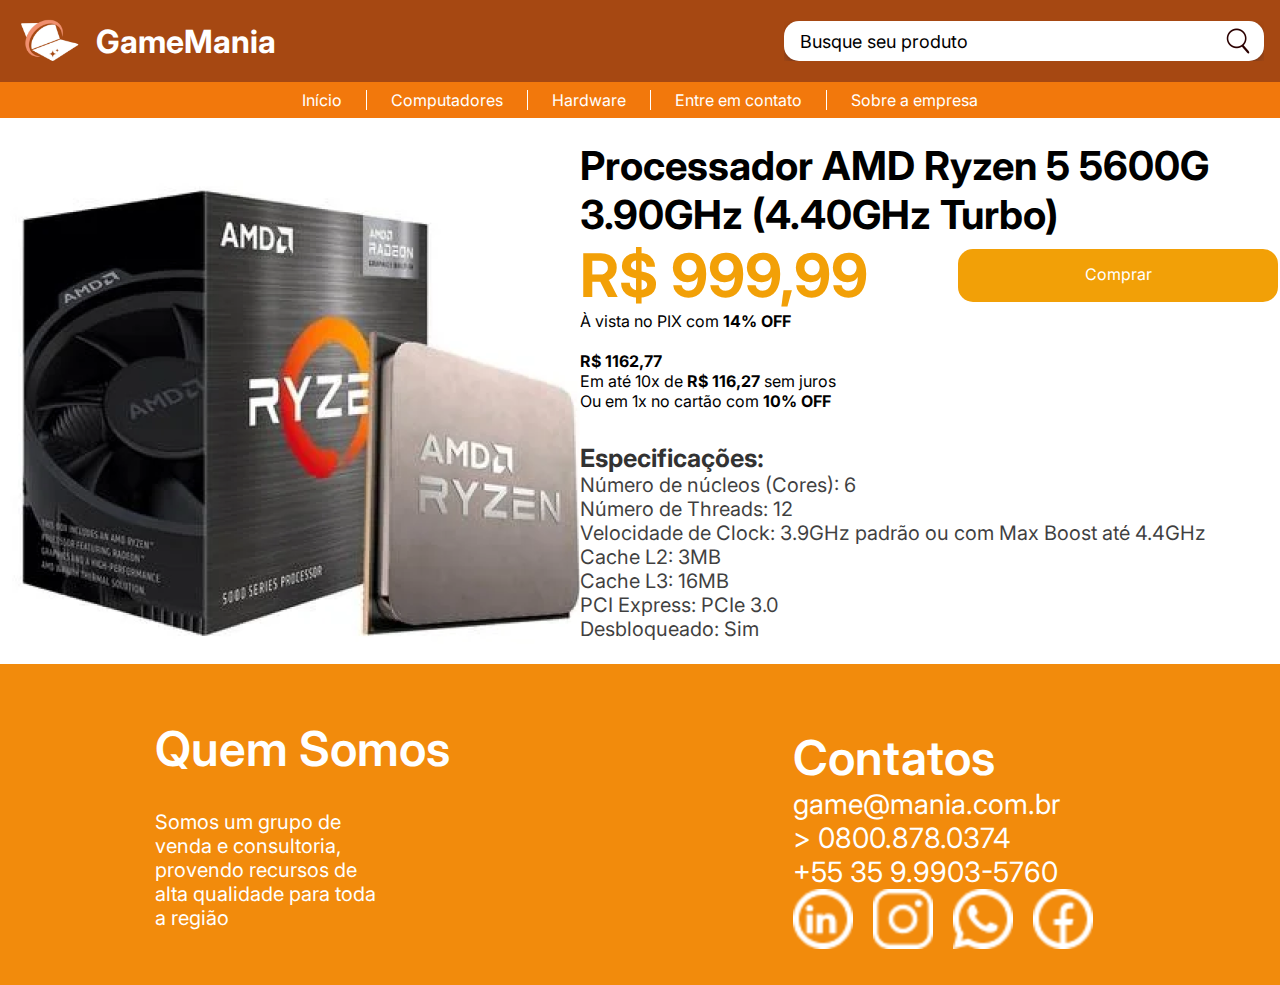
<file: pagProduto1.html>
<!DOCTYPE html>
<html lang="pt-br">

<head>
    <meta charset="UTF-8">
    <meta name="viewport" content="width=device-width, initial-scale=1.0">
    <title>Processador AMD Ryzen 5 5600G 3.90GHz (4.40GHz Turbo)</title>
    <link rel="stylesheet" href="./assets/css/produto.css">
</head>

<body>
    <main>
        <header>
            <div class="header">
                <!-- LOGO -->
                <div class="div-logo">
                    <a href="./index.html"><img src="./assets/img/logo.png" alt="" class="logo">
                        <h1>GameMania</h1>
                    </a>

                </div>

                <!-- BOOTSTRAP SEARCH -->
                <div class="search-bar">
                    <input type="search" placeholder="Busque seu produto" class="input">
                    <img src="./assets/img/searchIcon.png" alt="" class="search">
                </div>

                <div class="nav2">
                    <ul class="burg">
                        <li onclick="showSidebar()"><a href="#"><svg class="icon" xmlns="http://www.w3.org/2000/svg"
                                    height="24px" viewBox="0 -960 960 960" width="24px" fill="#fff">
                                    <path d="M120-240v-80h720v80H120Zm0-200v-80h720v80H120Zm0-200v-80h720v80H120Z" />
                                </svg></a></li>
                    </ul>
                </div>


                <ul class="sidebar">
                    <li onclick="hideSidebar()"><a href="#"><svg class="icon-x" xmlns="http://www.w3.org/2000/svg"
                                height="24px" viewBox="0 -960 960 960" width="24px" fill="#5f6368">
                                <path
                                    d="m256-200-56-56 224-224-224-224 56-56 224 224 224-224 56 56-224 224 224 224-56 56-224-224-224 224Z" />
                            </svg></a></li>
                    <li class="burg-text"><a class="hideDesktop"></a></li>
                    <li class="burg-text"><a href="./index.html">Início</a></li>
                    <li class="burg-text"><a href="#">Computadores</a></li>
                    <li class="burg-text"><a href="#">Hardware</a></li>
                    <li class="burg-text"><a href="#">Entre em contato</a></li>
                    <li class="burg-text"><a href="#">Sobre a empresa</a></li>
                </ul>
            </div>
            <div class="nav">
                <nav>
                    <ul>
                        <li><a href="./index.html">Início</a></li>
                        <li>Computadores</li>
                        <li>Hardware</li>
                        <li>Entre em contato</li>
                        <li id="last">Sobre a empresa</li>
                        <!-- Ficamos com um pouco de preguiça de fazer as outras páginas -->
                    </ul>
                </nav>
            </div>
        </header>

        <div class="hero">
            <div class="hero-img">
                <img src="./assets/img/processador.png" alt="">
            </div>

            <div class="hero-desc">
                <div class="sup">
                    <h2 class="nome-item">Processador AMD Ryzen 5 5600G 3.90GHz (4.40GHz Turbo)</h2>
                    <div class="pagamento">
                        <div class="preco+parcela">
                            <h3 class="preco">R$ 999,99</h3>
                            <p class="parcela">À vista no PIX com <b>14% OFF</b><br><br>

                                <b>R$ 1162,77</b><br>
                                Em até 10x de <b>R$ 116,27</b> sem juros<br>
                                Ou em 1x no cartão com <b>10% OFF</b></p>
                        </div>
                        <a href="#" class="comprar">Comprar</a>
                    </div>
                </div>
                <div class="sub">
                    <h4>Especificações:</h4>
                    <p class="especificacoes">
                        Número de núcleos (Cores): 6<br>
                        Número de Threads: 12<br>
                        Velocidade de Clock: 3.9GHz padrão ou com Max Boost até 4.4GHz<br>
                        Cache L2: 3MB<br>
                        Cache L3: 16MB<br>
                        PCI Express: PCIe 3.0<br>
                        Desbloqueado: Sim
                    </p>
                </div>
            </div>
        </div>
    </main>
    <footer>
        <div class="who">
            <h1 class="whotitle">
                Quem Somos
            </h1>
            <p class="whotxt">
                Somos um grupo de venda e consultoria, provendo recursos de alta qualidade para toda a região
            </p>
        </div>
        <div class="contato">
            <h1 class="contatotitle">
                Contatos
            </h1>
            <a href="#" class="contatotxt">game@mania.com.br</a>
            <a href="#" class="contatotxt">> 0800.878.0374</a>
            <a href="#" class="contatotxt">+55 35 9.9903-5760</a>
            <div class="socialmedia">
                <a href=""><img src="./assets/img/Group.png" alt=""></a>
                <a href=""><img src="./assets/img/Vector (1).png" alt=""></a>
                <a href=""> <img src="./assets/img/Vector (2).png" alt=""></a>
                <a href=""><img src="./assets/img/Vector.png" alt=""></a>

            </div>
        </div>
    </footer>
</body>
<script>
    function showSidebar() {
        const sidebar = document.querySelector(".sidebar")
        sidebar.style.display = "flex";
    }

    function hideSidebar() {
        const sidebar = document.querySelector(".sidebar")
        sidebar.style.display = "none";
    }
</script>
</html>
</file>
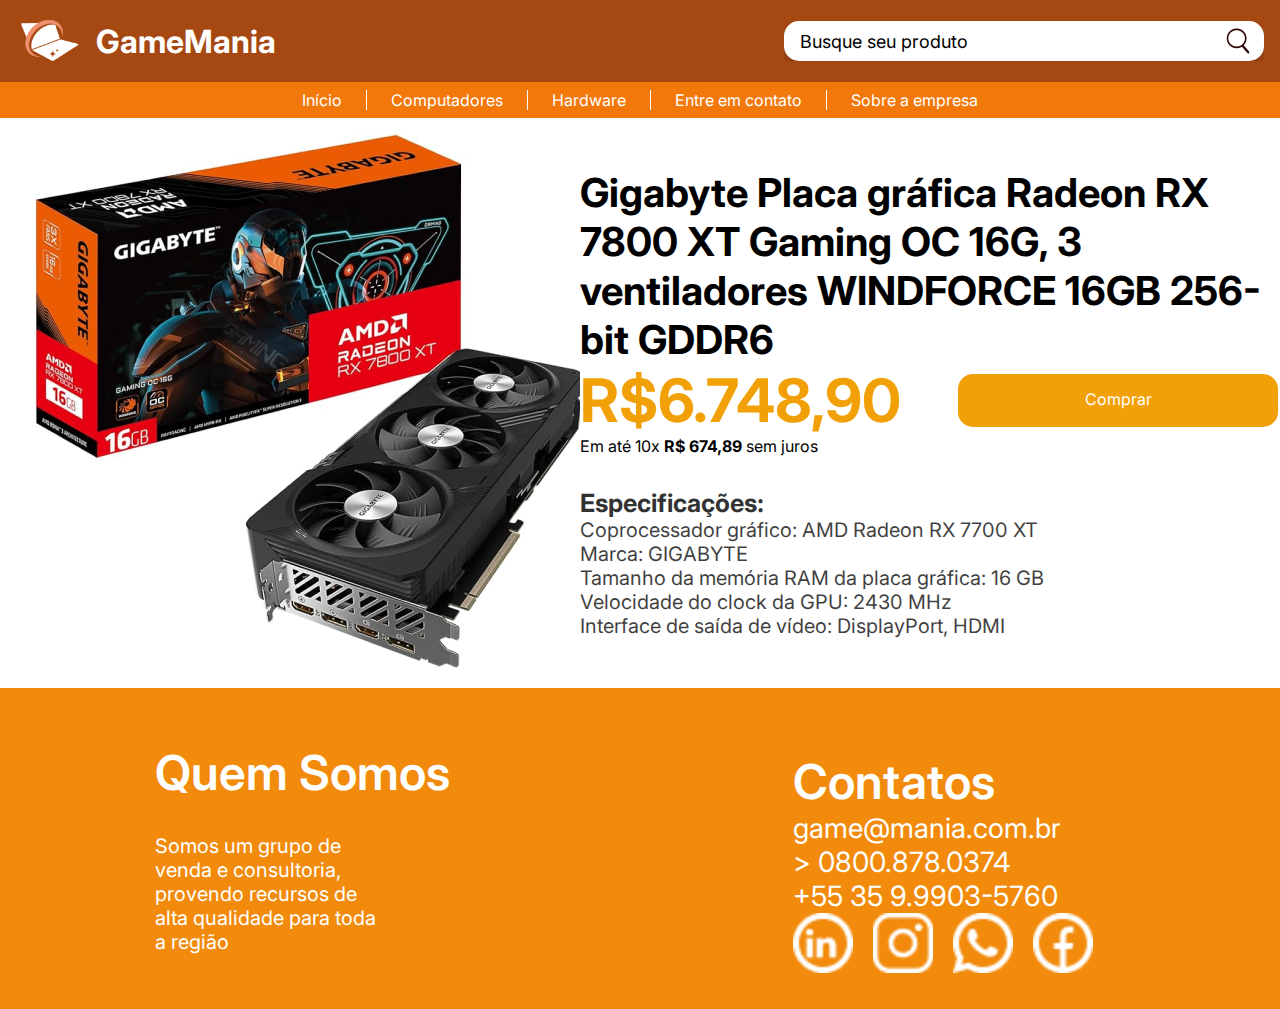
<file: pagProduto2.html>
<!DOCTYPE html>
<html lang="pt-br">

<head>
    <meta charset="UTF-8">
    <meta name="viewport" content="width=device-width, initial-scale=1.0">
    <title>Gigabyte Placa gráfica Radeon RX 7800 XT Gaming OC 16G, 3 ventiladores
        WINDFORCE 16GB 256-bit GDDR6</title>
    <link rel="stylesheet" href="./assets/css/produto.css">
</head>

<body>
    <main>
        <header>
            <div class="header">
                <!-- LOGO -->
                <div class="div-logo">
                    <a href="./index.html"><img src="./assets/img/logo.png" alt="" class="logo">
                        <h1>GameMania</h1>
                    </a>

                </div>

                <!-- BOOTSTRAP SEARCH -->
                <div class="search-bar">
                    <input type="search" placeholder="Busque seu produto" class="input">
                    <img src="./assets/img/searchIcon.png" alt="" class="search">
                </div>

                <div class="nav2">
                    <ul class="burg">
                        <li onclick="showSidebar()"><a href="#"><svg class="icon" xmlns="http://www.w3.org/2000/svg"
                                    height="24px" viewBox="0 -960 960 960" width="24px" fill="#fff">
                                    <path d="M120-240v-80h720v80H120Zm0-200v-80h720v80H120Zm0-200v-80h720v80H120Z" />
                                </svg></a></li>
                    </ul>
                </div>


                <ul class="sidebar">
                    <li onclick="hideSidebar()"><a href="#"><svg class="icon-x" xmlns="http://www.w3.org/2000/svg"
                                height="24px" viewBox="0 -960 960 960" width="24px" fill="#5f6368">
                                <path
                                    d="m256-200-56-56 224-224-224-224 56-56 224 224 224-224 56 56-224 224 224 224-56 56-224-224-224 224Z" />
                            </svg></a></li>
                    <li class="burg-text"><a class="hideDesktop"></a></li>
                    <li class="burg-text"><a href="./index.html">Início</a></li>
                    <li class="burg-text"><a href="#">Computadores</a></li>
                    <li class="burg-text"><a href="#">Hardware</a></li>
                    <li class="burg-text"><a href="#">Entre em contato</a></li>
                    <li class="burg-text"><a href="#">Sobre a empresa</a></li>
                </ul>
            </div>
            <div class="nav">
                <nav>
                    <ul>
                        <li><a href="./index.html">Início</a></li>
                        <li>Computadores</li>
                        <li>Hardware</li>
                        <li>Entre em contato</li>
                        <li id="last">Sobre a empresa</li>
                        <!-- Ficamos com um pouco de preguiça de fazer as outras páginas -->
                    </ul>
                </nav>
            </div>
        </header>

        <div class="hero">
            <div class="hero-img">
                <img src="./assets/img/placaDeVideo.png" alt="">
            </div>

            <div class="hero-desc">
                <div class="sup">
                    <h2 class="nome-item">Gigabyte Placa gráfica Radeon RX 7800 XT Gaming OC 16G, 3 ventiladores
                        WINDFORCE 16GB 256-bit GDDR6</h2>
                    <div class="pagamento">
                        <div class="preco+parcela">
                            <h3 class="preco">R$6.748,90</h3>
                            <p class="parcela">
                                <!-- À vista no PIX com <b>14% OFF</b><br><br> 

                                <b>R$ 1162,77</b><br>-->
                                Em até 10x <b>R$ 674,89</b> sem juros<br>
                                <!-- Ou em 1x no cartão com <b>10% OFF</b> -->
                            </p>
                        </div>
                        <a href="#" class="comprar">Comprar</a>
                    </div>
                </div>
                <div class="sub">
                    <h4>Especificações:</h4>
                    <p class="especificacoes">

                        Coprocessador gráfico: AMD Radeon RX 7700 XT<br>
                        Marca: GIGABYTE<br>
                        Tamanho da memória RAM da placa gráfica: 16 GB<br>
                        Velocidade do clock da GPU: 2430 MHz<br>
                        Interface de saída de vídeo: DisplayPort, HDMI<br>
                    </p>
                </div>
            </div>
        </div>
    </main>
    <footer>
        <div class="who">
            <h1 class="whotitle">
                Quem Somos
            </h1>
            <p class="whotxt">
                Somos um grupo de venda e consultoria, provendo recursos de alta qualidade para toda a região
            </p>
        </div>
        <div class="contato">
            <h1 class="contatotitle">
                Contatos
            </h1>
            <a href="#" class="contatotxt">game@mania.com.br</a>
            <a href="#" class="contatotxt">> 0800.878.0374</a>
            <a href="#" class="contatotxt">+55 35 9.9903-5760</a>
            <div class="socialmedia">
                <a href=""><img src="./assets/img/Group.png" alt=""></a>
                <a href=""><img src="./assets/img/Vector (1).png" alt=""></a>
                <a href=""> <img src="./assets/img/Vector (2).png" alt=""></a>
                <a href=""><img src="./assets/img/Vector.png" alt=""></a>

            </div>
        </div>
    </footer>
</body>
<script>
    function showSidebar() {
        const sidebar = document.querySelector(".sidebar")
        sidebar.style.display = "flex";
    }

    function hideSidebar() {
        const sidebar = document.querySelector(".sidebar")
        sidebar.style.display = "none";
    }
</script>
</html>
</file>
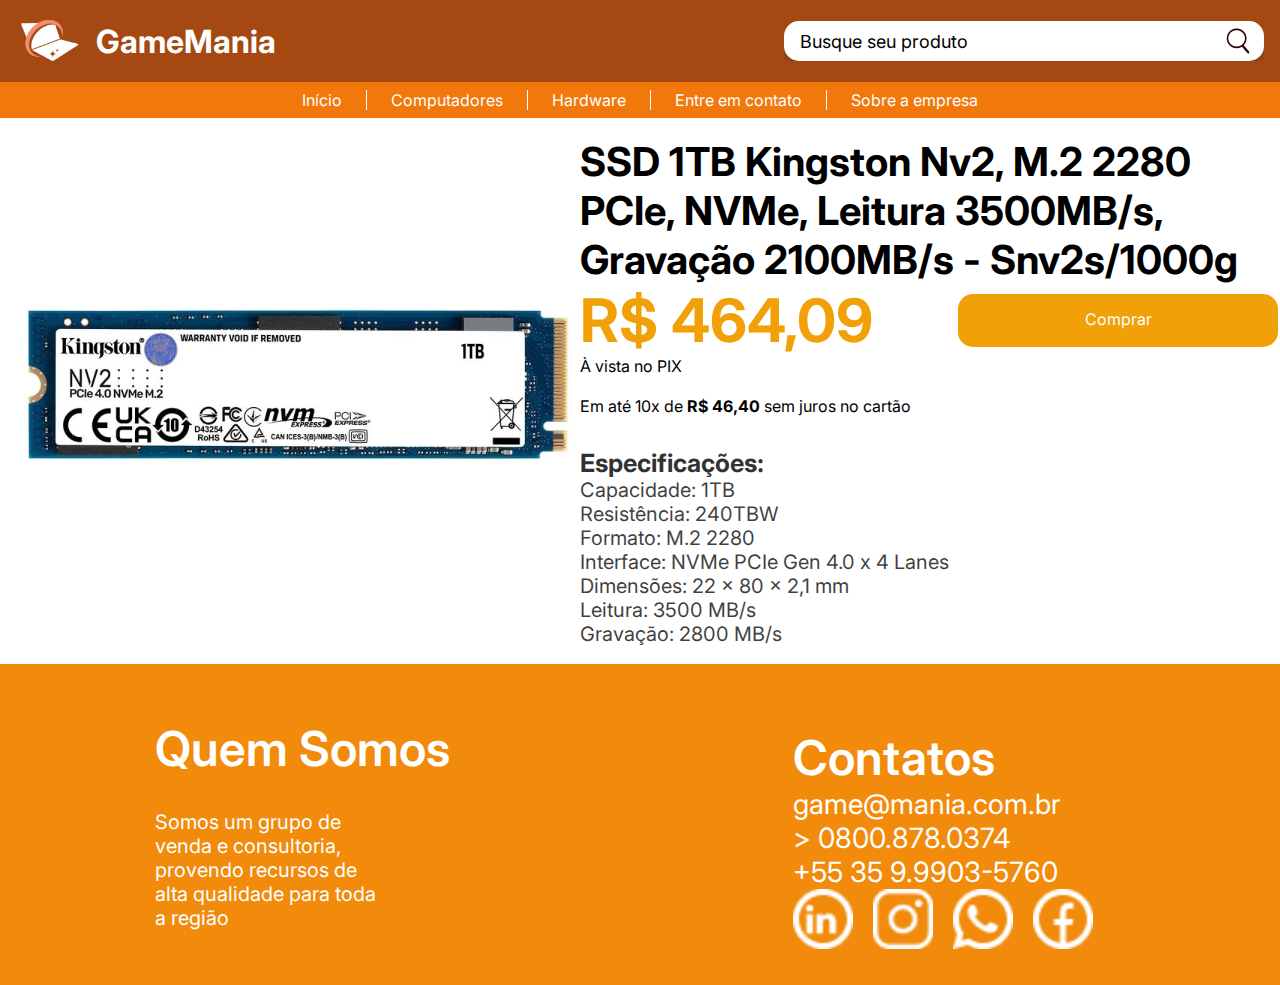
<file: pagProduto3.html>
<!DOCTYPE html>
<html lang="pt-br">

<head>
    <meta charset="UTF-8">
    <meta name="viewport" content="width=device-width, initial-scale=1.0">
    <title>SSD 1TB Kingston Nv2, M.2 2280 PCIe, NVMe, Leitura 3500MB/s, Gravação 2100MB/s - Snv2s/1000g</title>
    <link rel="stylesheet" href="./assets/css/produto.css">
</head>

<body>
    <main>
        <header>
            <div class="header">
                <!-- LOGO -->
                <div class="div-logo">
                    <a href="./index.html"><img src="./assets/img/logo.png" alt="" class="logo">
                        <h1>GameMania</h1>
                    </a>

                </div>

                <!-- BOOTSTRAP SEARCH -->
                <div class="search-bar">
                    <input type="search" placeholder="Busque seu produto" class="input">
                    <img src="./assets/img/searchIcon.png" alt="" class="search">
                </div>

                <div class="nav2">
                    <ul class="burg">
                        <li onclick="showSidebar()"><a href="#"><svg class="icon" xmlns="http://www.w3.org/2000/svg"
                                    height="24px" viewBox="0 -960 960 960" width="24px" fill="#fff">
                                    <path d="M120-240v-80h720v80H120Zm0-200v-80h720v80H120Zm0-200v-80h720v80H120Z" />
                                </svg></a></li>
                    </ul>
                </div>


                <ul class="sidebar">
                    <li onclick="hideSidebar()"><a href="#"><svg class="icon-x" xmlns="http://www.w3.org/2000/svg"
                                height="24px" viewBox="0 -960 960 960" width="24px" fill="#5f6368">
                                <path
                                    d="m256-200-56-56 224-224-224-224 56-56 224 224 224-224 56 56-224 224 224 224-56 56-224-224-224 224Z" />
                            </svg></a></li>
                    <li class="burg-text"><a class="hideDesktop"></a></li>
                    <li class="burg-text"><a href="./index.html">Início</a></li>
                    <li class="burg-text"><a href="#">Computadores</a></li>
                    <li class="burg-text"><a href="#">Hardware</a></li>
                    <li class="burg-text"><a href="#">Entre em contato</a></li>
                    <li class="burg-text"><a href="#">Sobre a empresa</a></li>
                </ul>
            </div>
            <div class="nav">
                <nav>
                    <ul>
                        <li><a href="./index.html">Início</a></li>
                        <li>Computadores</li>
                        <li>Hardware</li>
                        <li>Entre em contato</li>
                        <li id="last">Sobre a empresa</li>
                        <!-- Ficamos com um pouco de preguiça de fazer as outras páginas -->
                    </ul>
                </nav>
            </div>
        </header>

        <div class="hero">
            <div class="hero-img">
                <img src="./assets/img/ssd.png" alt="">
            </div>

            <div class="hero-desc">
                <div class="sup">
                    <h2 class="nome-item">SSD 1TB Kingston Nv2, M.2 2280 PCIe, NVMe, Leitura 3500MB/s, Gravação 2100MB/s
                        - Snv2s/1000g</h2>
                    <div class="pagamento">
                        <div class="preco+parcela">
                            <h3 class="preco">R$ 464,09</h3>
                            <p class="parcela">À vista no PIX<br><br>

                                <!-- <b>R$ 1162,77</b><br> -->
                                Em até 10x de <b>R$ 46,40</b> sem juros no cartão<br>
                                <!-- Ou em 1x no cartão com <b>10% OFF</b></p> -->
                        </div>
                        <a href="#" class="comprar">Comprar</a>
                    </div>
                </div>
                <div class="sub">
                    <h4>Especificações:</h4>
                    <p class="especificacoes">
                        Capacidade: 1TB <br>
                        Resistência: 240TBW <br>
                        Formato: M.2 2280 <br>
                        Interface: NVMe PCIe Gen 4.0 x 4 Lanes <br>
                        Dimensões: 22 x 80 x 2,1 mm <br>
                        Leitura: 3500 MB/s <br>
                        Gravação: 2800 MB/s <br>
                    </p>
                </div>
            </div>
        </div>
    </main>
    <footer>
        <div class="who">
            <h1 class="whotitle">
                Quem Somos
            </h1>
            <p class="whotxt">
                Somos um grupo de venda e consultoria, provendo recursos de alta qualidade para toda a região
            </p>
        </div>
        <div class="contato">
            <h1 class="contatotitle">
                Contatos
            </h1>
            <a href="#" class="contatotxt">game@mania.com.br</a>
            <a href="#" class="contatotxt">> 0800.878.0374</a>
            <a href="#" class="contatotxt">+55 35 9.9903-5760</a>
            <div class="socialmedia">
                <a href=""><img src="./assets/img/Group.png" alt=""></a>
                <a href=""><img src="./assets/img/Vector (1).png" alt=""></a>
                <a href=""> <img src="./assets/img/Vector (2).png" alt=""></a>
                <a href=""><img src="./assets/img/Vector.png" alt=""></a>

            </div>
        </div>
    </footer>
</body>
<script>
    function showSidebar() {
        const sidebar = document.querySelector(".sidebar")
        sidebar.style.display = "flex";
    }

    function hideSidebar() {
        const sidebar = document.querySelector(".sidebar")
        sidebar.style.display = "none";
    }
</script>
</html>
</file>
<file: assets/css/produto.css>
@import url('https://fonts.googleapis.com/css2?family=SUSE:wght@100..800&display=swap');
@import url('https://fonts.googleapis.com/css2?family=Inter:ital,opsz,wght@0,14..32,100..900;1,14..32,100..900&display=swap');

* {
    margin: 0;
    padding: 0;
    box-sizing: border-box;
    text-decoration: none;
    list-style: none;
    font-family: Inter;
    color: #000;
    overflow-x: hidden;
}

/* HEADER LOGO/SEARCH */
header {
    align-items: center;
    justify-content: center;
}

.header {
    background-color: #A64812;
    color: #fff;
    display: flex;
    justify-content: space-between;
    align-items: center;
}

.div-logo a {
    display: flex;
    flex-direction: row;
    align-items: center;
    justify-content: center;
    margin: 1rem;
    font-family: SUSE;
    font-weight: bold;
    color: #fff;
}

.div-logo a h1{
    color:#fff;
}

.logo {
    width: 5rem;
    padding-right: 1rem;
    color: #fff;
}

/* Fim HEADER LOGO/SEARCH */

/* BOOTSTRAP SEARCH */
.search-bar {
    display: flex;
    align-items: center;
    position: relative;
    max-width: 100%;
    margin: 1rem;
}

.input {
    font-size: 18px;
    padding: 5px 10px;
    width: 30rem;
    height: 2.5rem;
    padding-left: 1rem;
    outline: none;
    border: none;
    background: #fff;
    color: #000000;
    border-radius: 15px;
    box-shadow: rgba(50, 50, 93, 0.25) 0px 6px 12px -2px, rgba(0, 0, 0, 0.3) 0px 3px 7px -3px;
    transition: .3s ease;
}

.input::placeholder {
    color: black;
}

.search {
    position: absolute;
    right: 10px;
    width: 2rem;
    height: 2rem;
}

/* Fim BOOTSTRAP SEARCH */

/* HEADER NAV */
.nav {
    background-color: #F2780C;
    color: white;
}

.nav a {
    color: #fff;
}

ul {
    display: flex;
    flex-direction: row;
    padding: .5rem 0;
    justify-content: center;
    align-items: center;
}

.nav li {
    padding: 0 1.5rem;
    border-right: 1px solid #fff;
    font-family: Inter;
    font-weight: 400;
    color: #fff;
}

#last {
    border: none;
}

/* Fim HEADER NAV */

/* Início FOOTER */
footer {
    background-color: #F28B0C;
    font-family: SUSE;
    display: flex;
    flex-direction: row;
    justify-content: space-around;
    align-items: center;
    padding-top: 2rem;
}

.whotitle {
    font-weight: 600;
    font-size: 48px;
    color: white;
}

.whotxt {
    color: white;
    display: flex;
    flex-direction: column;
    justify-content: center;
    font-family: Inter;
    max-width: 18vw;
    padding: 2rem 0;
    font-size: 20px;
}

.who img {
    width: 100px;
    height: 100px;
}

.links {
    display: flex;
    flex-direction: column;
    padding: 2rem;
    font-size: 30px;
}

.linkstitle {
    font-size: 48px;
    font-weight: 600;
}

.contato {
    display: flex;
    flex-direction: column;
    padding: 2rem;
}

.contatotitle {
    color: white;
    font-weight: 600;
    font-size: 48px;
}

.contatotxt {
    color: white;
    font-size: 28px;
}

.socialmedia {
    display: flex;
    flex-direction: row;
    gap: 20px;
}

.socialmedia a img {
    width: 60px;
    height: 60px;
}

/* Fim FOOTER */

/* Início PRODUTO */
h2.nome-item {
    color: #000000;
    font-weight: bolder;
    font-size: 40px;
    text-align: left;
}

.hero {
    margin: 1rem 0;
    display: flex;
    flex-direction: row;
    align-items: center;
    justify-content: space-around;
}

.hero-desc {
    max-width: 700px;
    display: flex;
    flex-direction: column;
    justify-content: left;
    text-align: left;
}

.pagamento {
    display: flex;
    flex-direction: row;
    justify-content: space-between;
    align-items: top;
}

h3.preco {
    font-size: 60px;
    font-weight: bold;
    font-family: Inter;
    color: #F2A007;
}

.sub {
    margin-top: 2rem;
}

.sub h4 {
    font-size: 25px;
    opacity: .8;
}

.especificacoes {
    font-size: 20px;
    opacity: .75;
}

.comprar {
    background-color: #F2A007;
    border: none;
    color: white;
    padding: 15px 64px 15px 64px;
    text-align: center;
    text-decoration: none;
    display: inline-block;
    font-size: 16px;
    margin: 10px 2px 4px 2px;
    cursor: pointer;
    height: 3.3rem;
    width: 20rem;
    border-radius: 15px;
}

@media (max-width: 800px) {
    .hideMobile {
        display: none;
    }

    .search-bar,
    .input,
    .search {
        display: none;
    }

    body {
        overflow: scroll;
    }

    .nav {
        display: none;
    }

    .burg {
        display: block;
    }

    .prods {
        display: flex;
        flex-direction: column;
        height: 150%;
        justify-content: center;
        align-items: center;
    }

    .card {
        height: 150%;
        width: 80vw;
        align-items: center;
    }

    .nav2 {
        display: flex;
        justify-content: flex-end;
    }

    .comprar{
        padding: 10px 64px;
    }
    
    .nav2 ul {
        width: 100%;
        list-style: none;
        display: flex;
        justify-content: flex-end;
        align-items: center;
    }

    .nav2 li {
        height: 60px;
    }

    .nav2 li:first-child {
        margin-right: auto;
    }

    .nav2 a {
        height: 100%;
        padding: 0px 30px;
        text-decoration: none;
        display: flex;
        align-items: center;
        color: #fff;
    }

    .nav2 a:hover {
        fill: #fff;
    }

    .icon {
        fill: #fff;
    }

    .icon-x {
        fill: #000;
        margin-right: 15rem;
    }

    .sidebar {
        position: fixed;
        top: 0;
        right: 0;
        height: 100vh;
        width: 280px;
        z-index: 999;
        background-color: rgba(255, 255, 255, 0.2);
        box-shadow: -10px 0 10px rgba(0, 0, 0, 0.1);
        display: none;
        flex-direction: column;
        justify-content: flex-start;
        backdrop-filter: blur(5px);
        
    }

    .sidebar li a{
        color: #000;
    }

    .comprar {
        height: 2.5rem;
        width: 16rem;
    }

    h2.nome-item {
        color: #000000;
        font-weight: bolder;
        font-size: 30px;
        text-align: left;
    }

    .hero-desc {
        max-width: 400px;

    }

    .hero {
        flex-direction: column;
    }

    h3.preco {
        font-size: 40px;
        padding-top: 2rem;
    }

    img {
        width: 400px;
    }

    .sub,
    .sup {
        padding-left: 1rem;
        max-width: 400px;
    }

    .especificacoes {
        max-width: 25rem;
        align-self: center;
        margin-left: 1rem;
    }

    .pagamento {
        display: flex;
        flex-direction: column;
        justify-content: space-between;
        align-items: top;
    }

    .burg-text{
        padding: 1rem 0;
    }
}

@media (min-width: 800px) {
    .hideDesktop {
        display: none;
    }

    .sidebar {
        display: none;
    }

    .nav2{
        display: none;
    }
}
</file>
